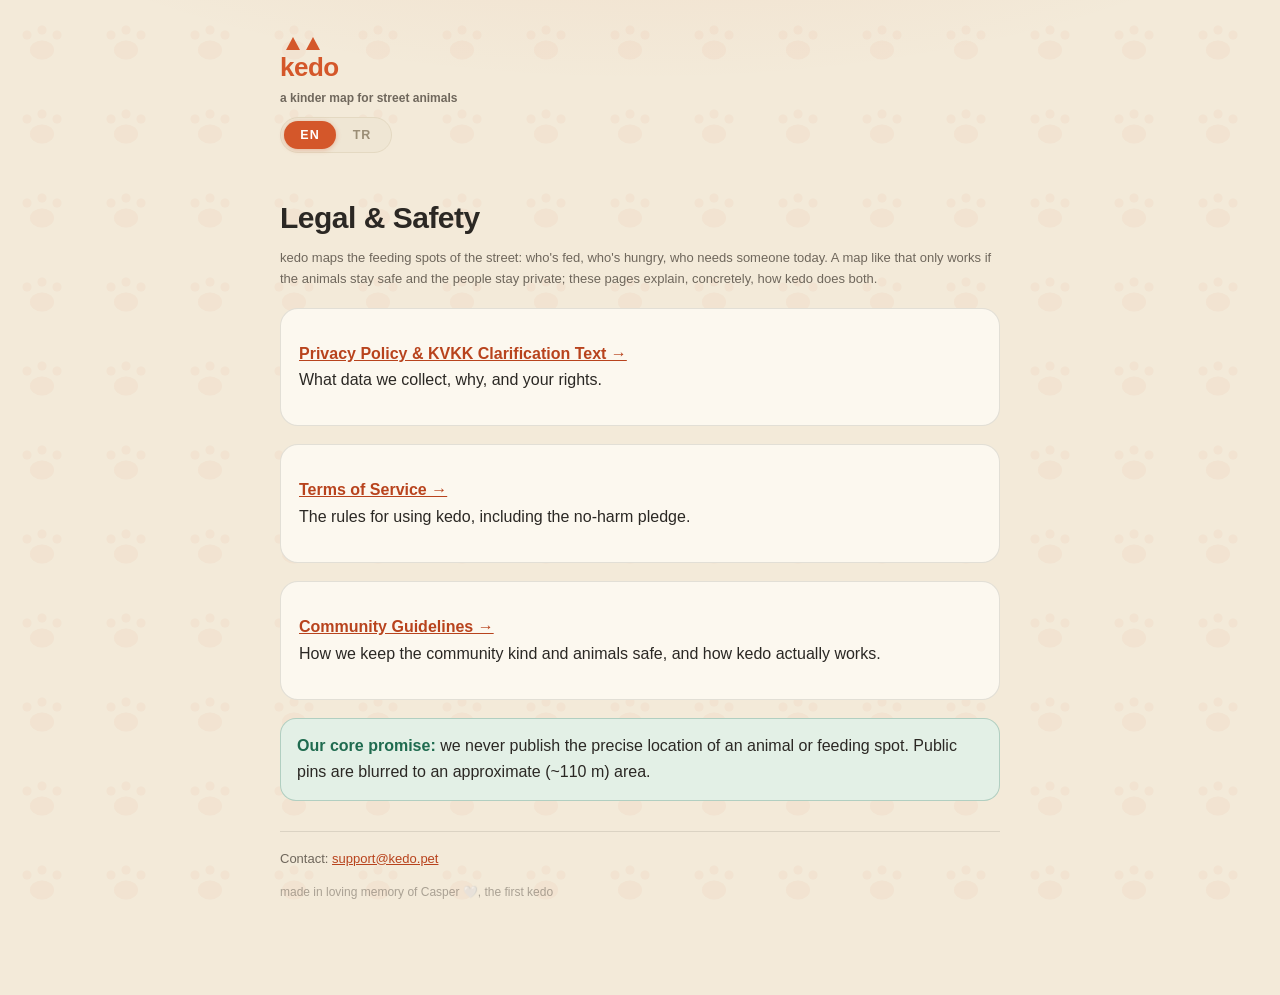
<file: index.html>
<!DOCTYPE html>
<html lang="en">
<head>
<meta charset="utf-8" />
<meta name="viewport" content="width=device-width, initial-scale=1" />
<title>kedo · Legal & Safety / Hukuk & Güvenlik</title>
<link rel="stylesheet" href="style.css" />
</head>
<body class="lang-en">
<div class="wrap">
  <header class="site">
    <span class="brand">kedo<small>a kinder map for street animals</small></span>
  </header>

  <div class="langtoggle" role="group" aria-label="Language">
    <button type="button" data-lang="en" onclick="kedoSetLang('en')">EN</button>
    <button type="button" data-lang="tr" onclick="kedoSetLang('tr')">TR</button>
  </div>

  <!-- ================= ENGLISH ================= -->
  <div class="L en">
  <h1>Legal & Safety</h1>
  <p class="updated">kedo maps the feeding spots of the street: who's fed, who's hungry, who needs
  someone today. A map like that only works if the animals stay safe and the people stay private;
  these pages explain, concretely, how kedo does both.</p>

  <div class="card">
    <p><a href="privacy.html"><strong>Privacy Policy &amp; KVKK Clarification Text →</strong></a><br/>
    What data we collect, why, and your rights.</p>
  </div>
  <div class="card">
    <p><a href="terms.html"><strong>Terms of Service →</strong></a><br/>
    The rules for using kedo, including the no-harm pledge.</p>
  </div>
  <div class="card">
    <p><a href="guidelines.html"><strong>Community Guidelines →</strong></a><br/>
    How we keep the community kind and animals safe, and how kedo actually works.</p>
  </div>

  <div class="callout">
    <strong>Our core promise:</strong> we never publish the precise location of an animal or feeding
    spot. Public pins are blurred to an approximate (~110&nbsp;m) area.
  </div>
  </div>

  <!-- ================= TÜRKÇE ================= -->
  <div class="L tr">
  <h1>Hukuk &amp; Güvenlik</h1>
  <p class="updated">kedo, sokağın besleme noktalarını haritalar: kim tok, kim aç, bugün kimin
  birine ihtiyacı var. Böyle bir harita ancak hayvanlar güvende, insanlar mahrem kalırsa çalışır;
  bu sayfalar ikisini de somut olarak nasıl yaptığımızı anlatır.</p>

  <div class="card">
    <p><a href="privacy.html"><strong>Gizlilik Politikası &amp; KVKK Aydınlatma Metni →</strong></a><br/>
    Hangi verileri neden topladığımız ve haklarınız.</p>
  </div>
  <div class="card">
    <p><a href="terms.html"><strong>Kullanım Koşulları →</strong></a><br/>
    kedo'yu kullanmanın kuralları, zarar-vermeme taahhüdü dahil.</p>
  </div>
  <div class="card">
    <p><a href="guidelines.html"><strong>Topluluk Kuralları →</strong></a><br/>
    Topluluğu nazik, hayvanları güvende nasıl tutuyoruz ve kedo gerçekte nasıl işliyor.</p>
  </div>

  <div class="callout">
    <strong>Temel sözümüz:</strong> hiçbir hayvanın veya besleme noktasının kesin konumunu
    yayınlamayız; haritadaki konumlar ~110&nbsp;m yaklaşık alana bulanıklaştırılır.
  </div>
  </div>

  <footer>
    <span class="L en">Contact: <a href="mailto:support@kedo.pet">support@kedo.pet</a>
    <p style="margin-top:14px; opacity:.55; font-size:12px;">made in loving memory of Casper 🤍, the first kedo</p></span>
    <span class="L tr">İletişim: <a href="mailto:support@kedo.pet">support@kedo.pet</a>
    <p style="margin-top:14px; opacity:.55; font-size:12px;">ilk kedo Casper'ın sevgi dolu anısına 🤍</p></span>
  </footer>
</div>
<script src="lang.js"></script>
</body>
</html>
</file>
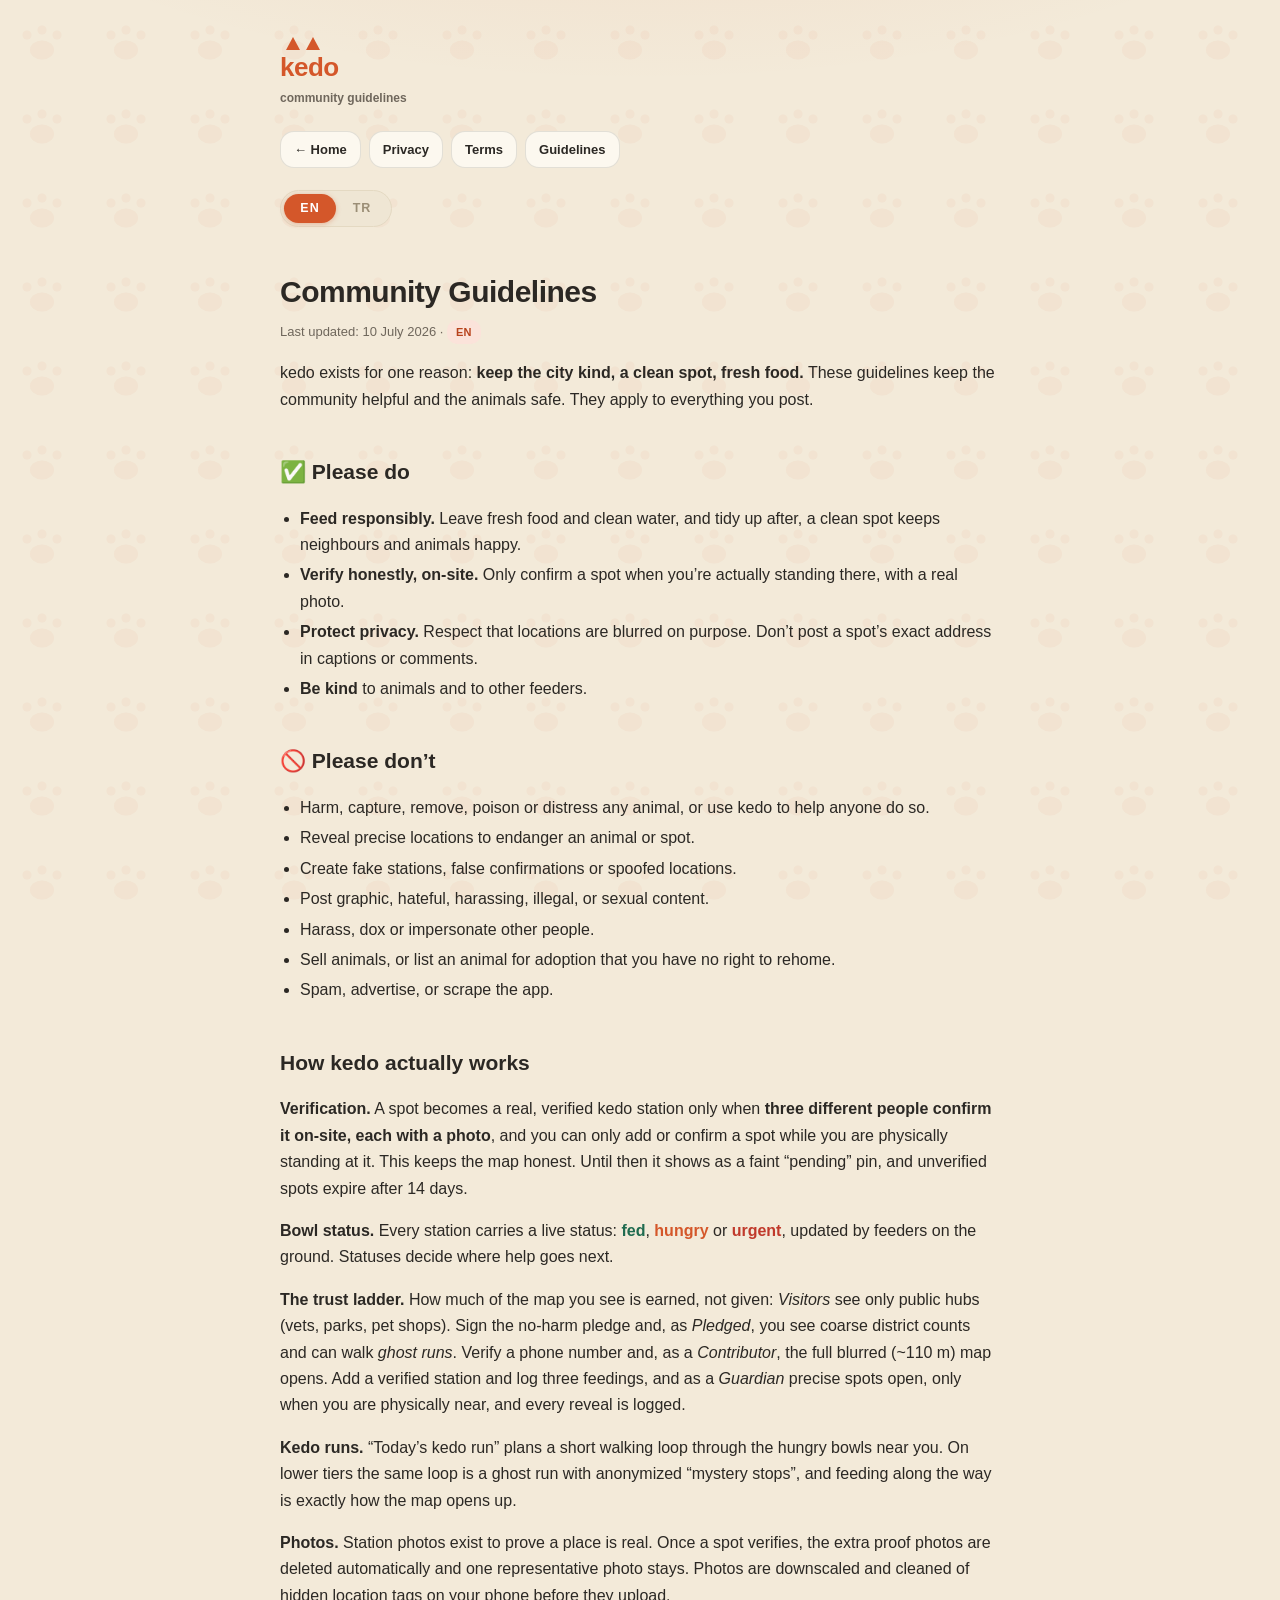
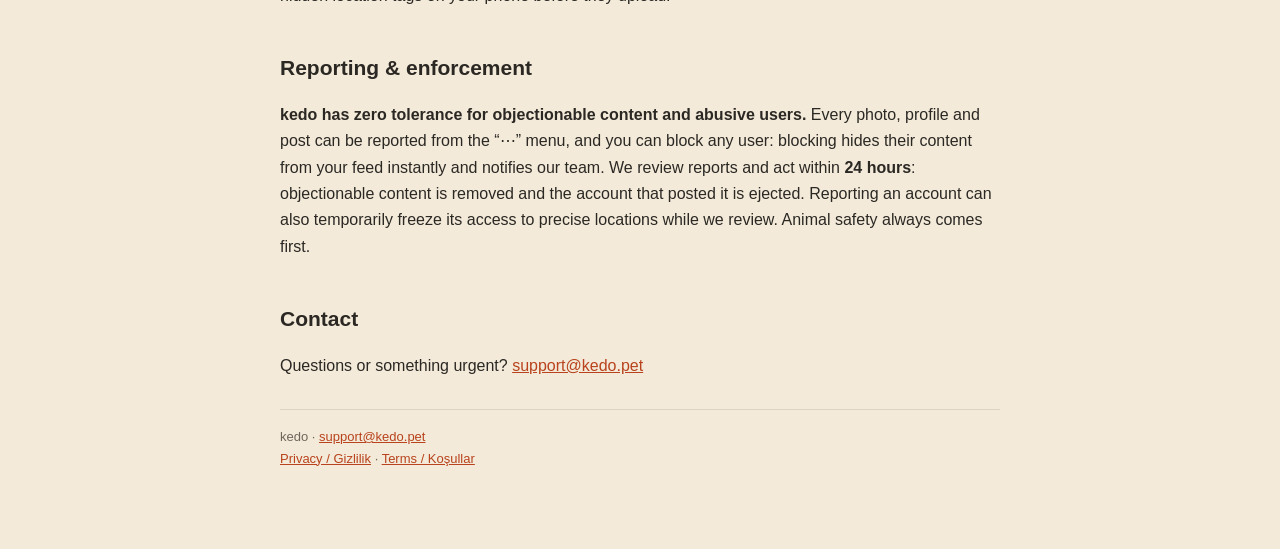
<file: guidelines.html>
<!DOCTYPE html>
<html lang="en">
<head>
<meta charset="utf-8" />
<meta name="viewport" content="width=device-width, initial-scale=1" />
<title>kedo · Community Guidelines / Topluluk Kuralları</title>
<link rel="stylesheet" href="style.css" />
</head>
<body class="lang-en">
<div class="wrap">
  <header class="site"><span class="brand">kedo<small>community guidelines</small></span></header>
  <nav class="top">
    <a href="index.html">← Home</a>
    <a href="privacy.html">Privacy</a>
    <a href="terms.html">Terms</a>
    <a href="guidelines.html">Guidelines</a>
  </nav>

  <div class="langtoggle" role="group" aria-label="Language">
    <button type="button" data-lang="en" onclick="kedoSetLang('en')">EN</button>
    <button type="button" data-lang="tr" onclick="kedoSetLang('tr')">TR</button>
  </div>

  <!-- ENGLISH -->
  <div class="L en">
  <h1 id="en">Community Guidelines</h1>
  <p class="updated">Last updated: 10 July 2026 · <span class="pill">EN</span></p>

  <p>kedo exists for one reason: <strong>keep the city kind, a clean spot, fresh food.</strong> These
  guidelines keep the community helpful and the animals safe. They apply to everything you post.</p>

  <h2>✅ Please do</h2>
  <ul>
    <li><strong>Feed responsibly.</strong> Leave fresh food and clean water, and tidy up after, a clean spot keeps neighbours and animals happy.</li>
    <li><strong>Verify honestly, on-site.</strong> Only confirm a spot when you’re actually standing there, with a real photo.</li>
    <li><strong>Protect privacy.</strong> Respect that locations are blurred on purpose. Don’t post a spot’s exact address in captions or comments.</li>
    <li><strong>Be kind</strong> to animals and to other feeders.</li>
  </ul>

  <h2>🚫 Please don’t</h2>
  <ul>
    <li>Harm, capture, remove, poison or distress any animal, or use kedo to help anyone do so.</li>
    <li>Reveal precise locations to endanger an animal or spot.</li>
    <li>Create fake stations, false confirmations or spoofed locations.</li>
    <li>Post graphic, hateful, harassing, illegal, or sexual content.</li>
    <li>Harass, dox or impersonate other people.</li>
    <li>Sell animals, or list an animal for adoption that you have no right to rehome.</li>
    <li>Spam, advertise, or scrape the app.</li>
  </ul>

  <h2>How kedo actually works</h2>
  <p><strong>Verification.</strong> A spot becomes a real, verified kedo station only when <strong>three
  different people confirm it on-site, each with a photo</strong>, and you can only add or confirm a spot
  while you are physically standing at it. This keeps the map honest. Until then it shows as a faint
  “pending” pin, and unverified spots expire after 14 days.</p>
  <p><strong>Bowl status.</strong> Every station carries a live status: <span style="color:#1F6B4F"><strong>fed</strong></span>,
  <span style="color:#D4572A"><strong>hungry</strong></span> or <span style="color:#C0392B"><strong>urgent</strong></span>,
  updated by feeders on the ground. Statuses decide where help goes next.</p>
  <p><strong>The trust ladder.</strong> How much of the map you see is earned, not given:
  <em>Visitors</em> see only public hubs (vets, parks, pet shops). Sign the no-harm pledge and, as
  <em>Pledged</em>, you see coarse district counts and can walk <em>ghost runs</em>. Verify a phone number
  and, as a <em>Contributor</em>, the full blurred (~110&nbsp;m) map opens. Add a verified station and log
  three feedings, and as a <em>Guardian</em> precise spots open, only when you are physically near, and
  every reveal is logged.</p>
  <p><strong>Kedo runs.</strong> “Today’s kedo run” plans a short walking loop through the hungry bowls
  near you. On lower tiers the same loop is a ghost run with anonymized “mystery stops”, and feeding along
  the way is exactly how the map opens up.</p>
  <p><strong>Photos.</strong> Station photos exist to prove a place is real. Once a spot verifies, the
  extra proof photos are deleted automatically and one representative photo stays. Photos are downscaled
  and cleaned of hidden location tags on your phone before they upload.</p>

  <h2>Reporting & enforcement</h2>
  <p><strong>kedo has zero tolerance for objectionable content and abusive users.</strong>
  Every photo, profile and post can be reported from the “⋯” menu, and you can block any user:
  blocking hides their content from your feed instantly and notifies our team.
  We review reports and act within <strong>24 hours</strong>: objectionable content is removed and
  the account that posted it is ejected. Reporting an account can also temporarily freeze its access
  to precise locations while we review. Animal safety always comes first.</p>

  <h2>Contact</h2>
  <p>Questions or something urgent? <a href="mailto:support@kedo.pet">support@kedo.pet</a></p>

  </div>

  <div class="L tr">

  <!-- TÜRKÇE -->
  <h1 id="tr">Topluluk Kuralları</h1>
  <p class="updated">Son güncelleme: 10 Temmuz 2026 · <span class="pill">TR</span></p>

  <p>kedo tek bir amaç için var: <strong>şehri nazik tutmak, temiz bir yer, taze mama.</strong> Bu
  kurallar topluluğu yardımsever, hayvanları güvende tutar ve paylaştığınız her şey için geçerlidir.</p>

  <h2>✅ Lütfen yapın</h2>
  <ul>
    <li><strong>Sorumlu besleyin.</strong> Taze mama ve temiz su bırakın, ardından ortalığı toplayın, temiz bir nokta komşuları da hayvanları da mutlu eder.</li>
    <li><strong>Yerinde, dürüstçe doğrulayın.</strong> Bir noktayı yalnızca gerçekten oradayken ve gerçek bir fotoğrafla onaylayın.</li>
    <li><strong>Mahremiyete saygı gösterin.</strong> Konumların bilerek bulanıklaştırıldığını unutmayın; açıklama veya yorumlarda kesin adres paylaşmayın.</li>
    <li><strong>Nazik olun</strong>, hem hayvanlara hem diğer besleyicilere.</li>
  </ul>

  <h2>🚫 Lütfen yapmayın</h2>
  <ul>
    <li>Hiçbir hayvana zarar vermeyin, onu yakalamayın, yerinden etmeyin, zehirlemeyin veya tedirgin etmeyin; kedo’yu birinin bunu yapmasına yardım için kullanmayın.</li>
    <li>Bir hayvanı veya noktayı tehlikeye atacak kesin konumları ifşa etmeyin.</li>
    <li>Sahte nokta, yanlış onay veya sahte konum oluşturmayın.</li>
    <li>Rahatsız edici, nefret içerikli, taciz edici, yasa dışı veya cinsel içerik paylaşmayın.</li>
    <li>Hayvan satmayın; sahiplendirme hakkınız olmayan bir hayvanı ilana koymayın.</li>
    <li>Başkalarını taciz etmeyin, deşifre etmeyin veya taklit etmeyin.</li>
    <li>Spam yapmayın, reklam vermeyin veya veri kazımayın.</li>
  </ul>

  <h2>kedo gerçekte nasıl işler</h2>
  <p><strong>Doğrulama.</strong> Bir nokta, ancak <strong>üç farklı kişi yerinde, her biri bir
  fotoğrafla onayladığında</strong> gerçek ve doğrulanmış bir kedo istasyonu olur ve bir noktayı yalnızca
  fiziksel olarak başında dururken ekleyebilir veya onaylayabilirsiniz. Bu, haritayı dürüst tutar. O zamana
  dek soluk bir “beklemede” iğnesi olarak görünür; doğrulanmamış noktalar 14 gün sonra silinir.</p>
  <p><strong>Mama durumu.</strong> Her istasyonun sahadaki besleyicilerin güncel tuttuğu canlı bir durumu
  vardır: <span style="color:#1F6B4F"><strong>dolu</strong></span>,
  <span style="color:#D4572A"><strong>azaldı</strong></span> veya
  <span style="color:#C0392B"><strong>boş</strong></span>. Yardımın önce nereye gideceğine bu durumlar
  karar verir.</p>
  <p><strong>Güven merdiveni.</strong> Haritanın ne kadarını gördüğünüz verilmez, kazanılır:
  <em>Ziyaretçiler</em> yalnızca herkese açık yerleri görür (veteriner, park, pet shop). Zarar-vermeme
  sözünü imzalayınca, <em>Söz Vermiş</em> olarak kaba semt sayılarını görür ve <em>hayalet turlara</em>
  çıkabilirsiniz. Telefon doğrulayınca, <em>Katkıcı</em> olarak bulanık (~110&nbsp;m) haritanın tamamı
  açılır. Doğrulanmış bir istasyon ekleyip üç besleme kaydedince, <em>Gardiyan</em> olarak kesin noktalar
  açılır; yalnızca fiziksel olarak yakınken ve her açılış kayıt altında.</p>
  <p><strong>kedo turları.</strong> “Bugünün kedo turu”, yakınınızdaki aç istasyonlardan geçen kısa bir
  yürüyüş rotası kurar. Alt kademelerde aynı rota anonim “gizemli duraklar”dan oluşan bir hayalet turdur ve yol
  boyunca beslemek, haritanın açılmasının tam da yoludur.</p>
  <p><strong>Fotoğraflar.</strong> İstasyon fotoğrafları bir yerin gerçek olduğunu kanıtlamak için vardır.
  Bir nokta doğrulanınca fazladan kanıt fotoğrafları otomatik silinir; tek bir temsilî fotoğraf kalır.
  Fotoğraflar, yüklenmeden önce telefonunuzda küçültülür ve gizli konum etiketlerinden arındırılır.</p>

  <h2>Bildirim ve yaptırım</h2>
  <p><strong>kedo’da sakıncalı içeriğe ve kötü niyetli kullanıcılara sıfır tolerans vardır.</strong>
  Her fotoğraf, profil ve gönderi “⋯” menüsünden bildirilebilir; herhangi bir kullanıcıyı
  engelleyebilirsiniz. Engelleme, o kişinin içeriğini akışınızdan anında gizler ve ekibimize bildirir.
  Bildirimleri inceler ve <strong>24 saat</strong> içinde işlem yaparız: sakıncalı içerik kaldırılır ve
  paylaşan hesap uzaklaştırılır. Bir hesabın bildirilmesi, inceleme süresince kesin konuma erişimini
  geçici olarak dondurabilir. Hayvan güvenliği her zaman önce gelir.</p>

  <h2>İletişim</h2>
  <p>Sorularınız veya acil bir durum mu var? <a href="mailto:support@kedo.pet">support@kedo.pet</a></p>

  </div>

  <footer>
    kedo · <a href="mailto:support@kedo.pet">support@kedo.pet</a><br/>
    <a href="privacy.html">Privacy / Gizlilik</a> · <a href="terms.html">Terms / Koşullar</a>
  </footer>
</div>
  <script src="lang.js"></script>
</body>
</html>
</file>
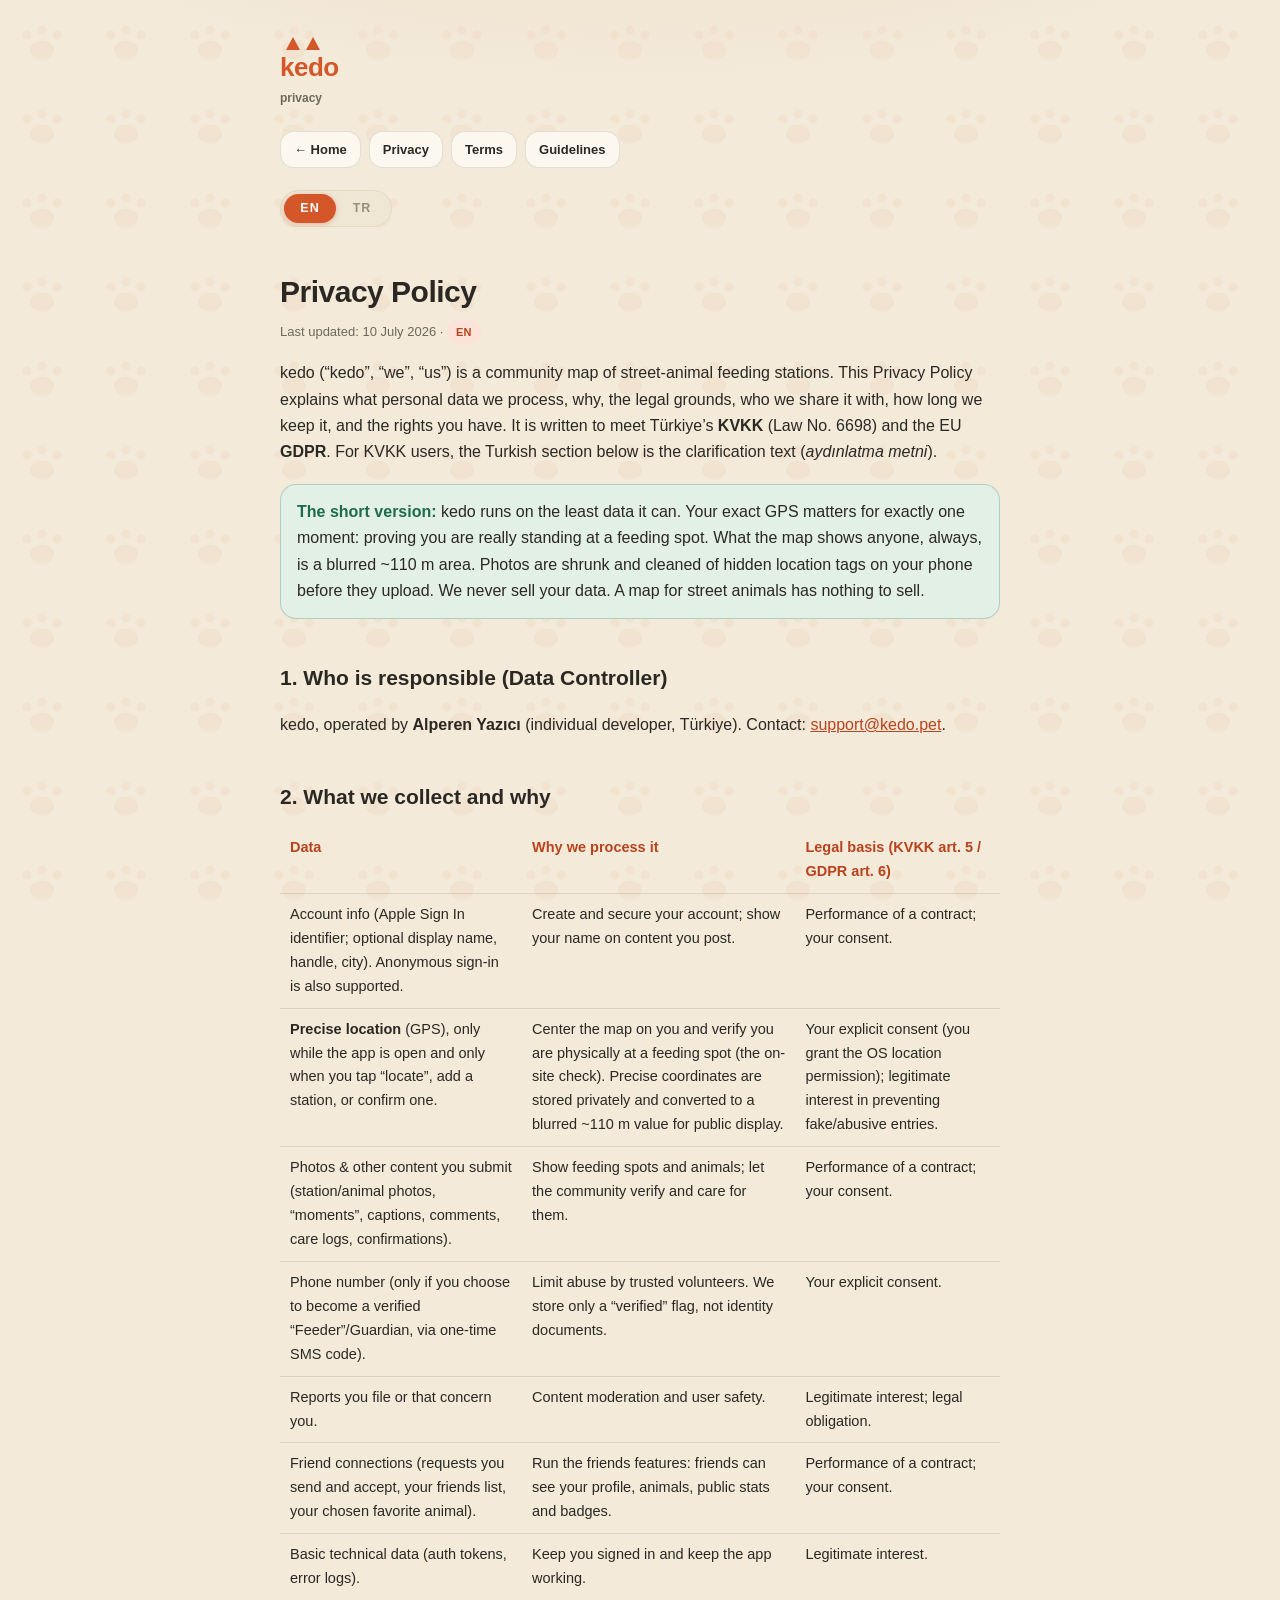
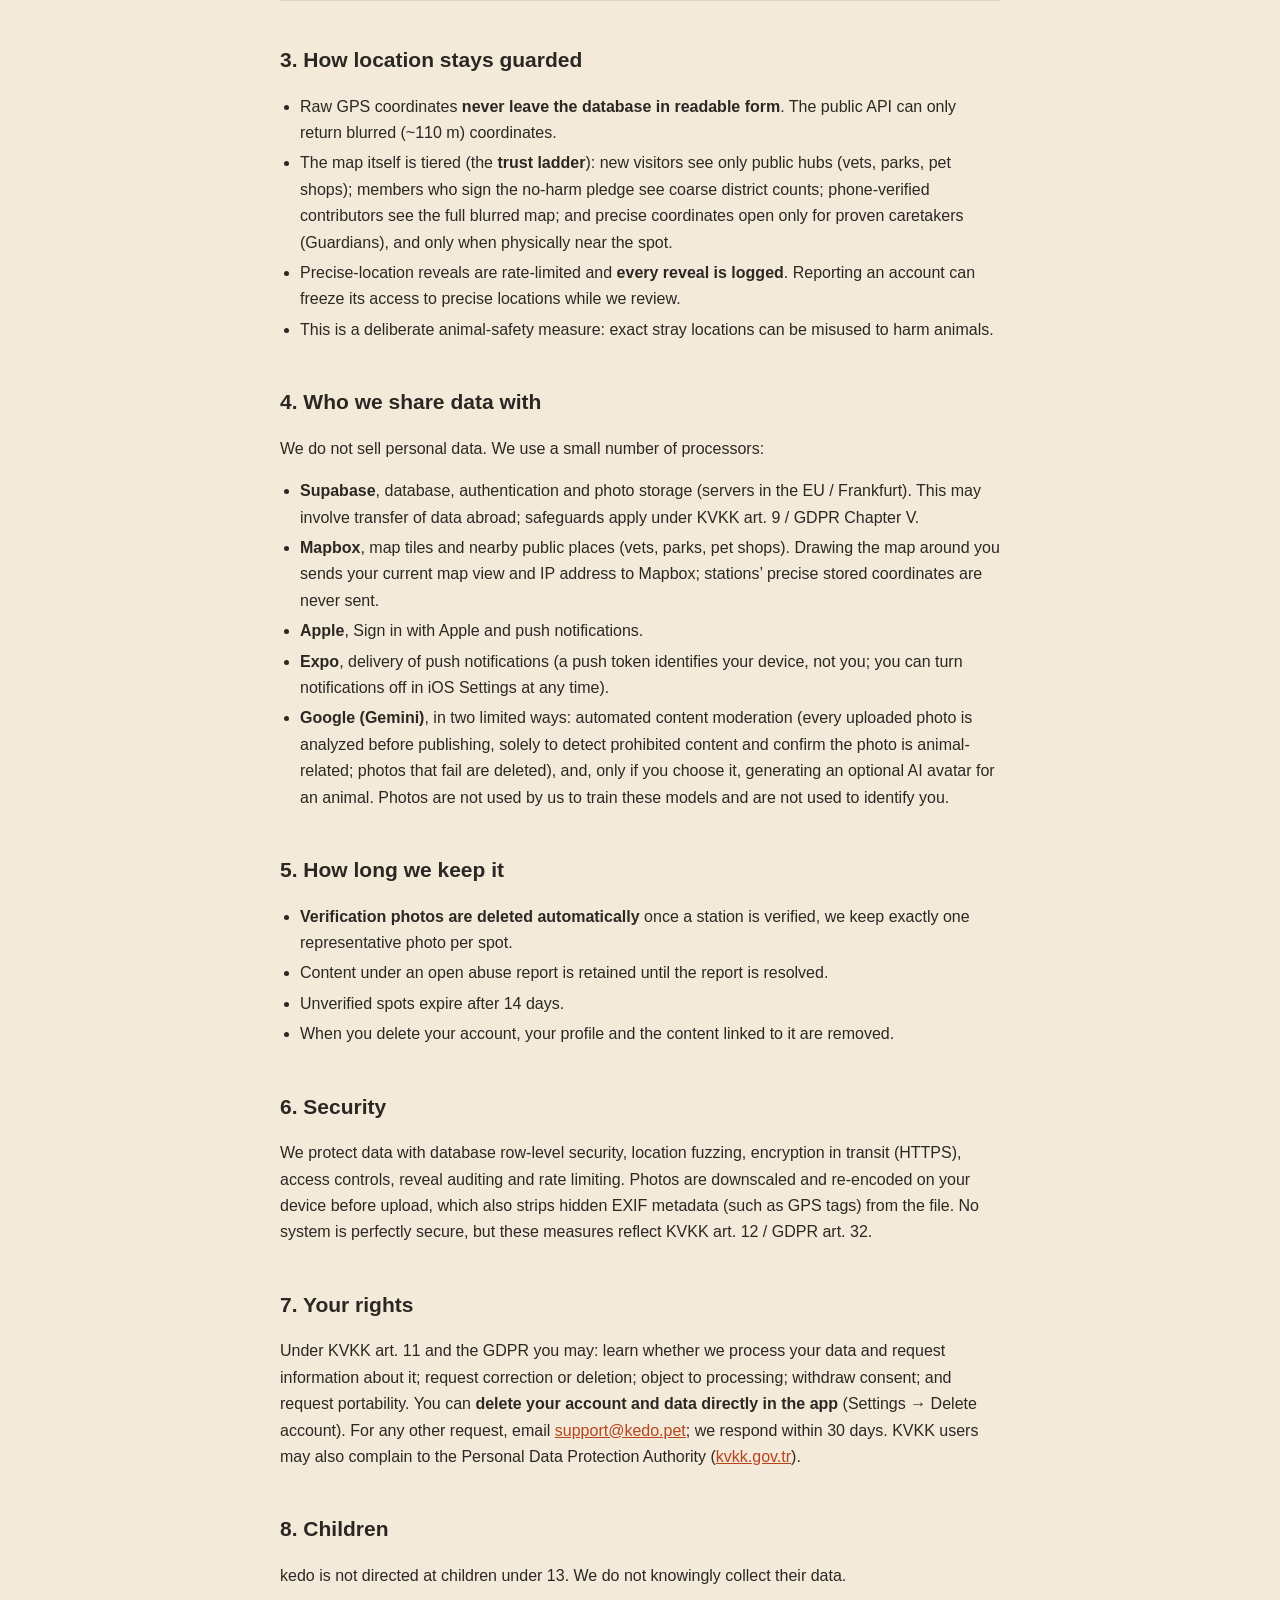
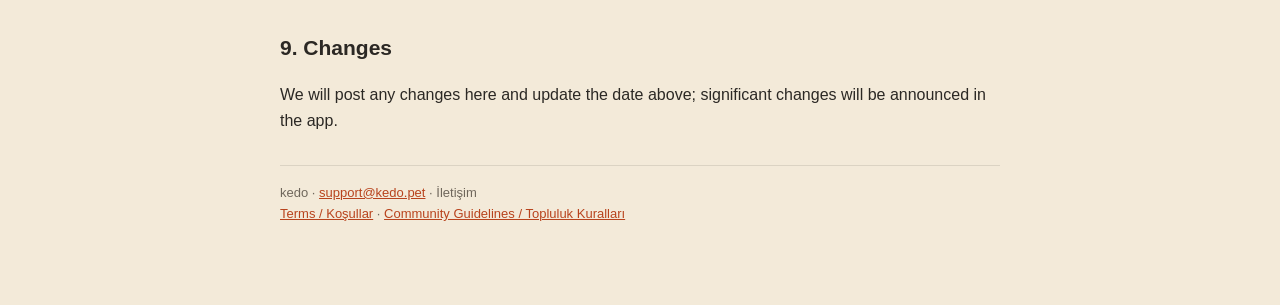
<file: privacy.html>
<!DOCTYPE html>
<html lang="en">
<head>
<meta charset="utf-8" />
<meta name="viewport" content="width=device-width, initial-scale=1" />
<title>kedo · Privacy Policy / Gizlilik Politikası</title>
<link rel="stylesheet" href="style.css" />
</head>
<body class="lang-en">
<div class="wrap">
  <header class="site"><span class="brand">kedo<small>privacy</small></span></header>
  <nav class="top">
    <a href="index.html">← Home</a>
    <a href="privacy.html">Privacy</a>
    <a href="terms.html">Terms</a>
    <a href="guidelines.html">Guidelines</a>
  </nav>

  <div class="langtoggle" role="group" aria-label="Language">
    <button type="button" data-lang="en" onclick="kedoSetLang('en')">EN</button>
    <button type="button" data-lang="tr" onclick="kedoSetLang('tr')">TR</button>
  </div>

  <!-- ================= ENGLISH ================= -->
  <div class="L en">
  <h1 id="en">Privacy Policy</h1>
  <p class="updated">Last updated: 10 July 2026 · <span class="pill">EN</span></p>

  <p>kedo (“kedo”, “we”, “us”) is a community map of street-animal feeding stations. This Privacy
  Policy explains what personal data we process, why, the legal grounds, who we share it with, how long
  we keep it, and the rights you have. It is written to meet Türkiye’s <strong>KVKK</strong> (Law No.
  6698) and the EU <strong>GDPR</strong>. For KVKK users, the Turkish section below is the clarification
  text (<em>aydınlatma metni</em>).</p>

  <div class="callout"><strong>The short version:</strong> kedo runs on the least data it can. Your
  exact GPS matters for exactly one moment: proving you are really standing at a feeding spot. What the
  map shows anyone, always, is a blurred ~110&nbsp;m area. Photos are shrunk and cleaned of hidden
  location tags on your phone before they upload. We never sell your data. A map for street animals has
  nothing to sell.</div>

  <h2>1. Who is responsible (Data Controller)</h2>
  <p>kedo, operated by <strong>Alperen Yazıcı</strong> (individual developer, Türkiye). Contact:
  <a href="mailto:support@kedo.pet">support@kedo.pet</a>.</p>

  <h2>2. What we collect and why</h2>
  <table>
    <tr><th>Data</th><th>Why we process it</th><th>Legal basis (KVKK art. 5 / GDPR art. 6)</th></tr>
    <tr><td>Account info (Apple Sign In identifier; optional display name, handle, city). Anonymous sign-in is also supported.</td><td>Create and secure your account; show your name on content you post.</td><td>Performance of a contract; your consent.</td></tr>
    <tr><td><strong>Precise location</strong> (GPS), only while the app is open and only when you tap “locate”, add a station, or confirm one.</td><td>Center the map on you and verify you are physically at a feeding spot (the on-site check). Precise coordinates are stored privately and converted to a blurred ~110&nbsp;m value for public display.</td><td>Your explicit consent (you grant the OS location permission); legitimate interest in preventing fake/abusive entries.</td></tr>
    <tr><td>Photos & other content you submit (station/animal photos, “moments”, captions, comments, care logs, confirmations).</td><td>Show feeding spots and animals; let the community verify and care for them.</td><td>Performance of a contract; your consent.</td></tr>
    <tr><td>Phone number (only if you choose to become a verified “Feeder”/Guardian, via one-time SMS code).</td><td>Limit abuse by trusted volunteers. We store only a “verified” flag, not identity documents.</td><td>Your explicit consent.</td></tr>
    <tr><td>Reports you file or that concern you.</td><td>Content moderation and user safety.</td><td>Legitimate interest; legal obligation.</td></tr>
    <tr><td>Friend connections (requests you send and accept, your friends list, your chosen favorite animal).</td><td>Run the friends features: friends can see your profile, animals, public stats and badges.</td><td>Performance of a contract; your consent.</td></tr>
    <tr><td>Basic technical data (auth tokens, error logs).</td><td>Keep you signed in and keep the app working.</td><td>Legitimate interest.</td></tr>
  </table>

  <h2>3. How location stays guarded</h2>
  <ul>
    <li>Raw GPS coordinates <strong>never leave the database in readable form</strong>. The public API can only return blurred (~110&nbsp;m) coordinates.</li>
    <li>The map itself is tiered (the <strong>trust ladder</strong>): new visitors see only public hubs (vets, parks, pet shops); members who sign the no-harm pledge see coarse district counts; phone-verified contributors see the full blurred map; and precise coordinates open only for proven caretakers (Guardians), and only when physically near the spot.</li>
    <li>Precise-location reveals are rate-limited and <strong>every reveal is logged</strong>. Reporting an account can freeze its access to precise locations while we review.</li>
    <li>This is a deliberate animal-safety measure: exact stray locations can be misused to harm animals.</li>
  </ul>

  <h2>4. Who we share data with</h2>
  <p>We do not sell personal data. We use a small number of processors:</p>
  <ul>
    <li><strong>Supabase</strong>, database, authentication and photo storage (servers in the EU / Frankfurt). This may involve transfer of data abroad; safeguards apply under KVKK art. 9 / GDPR Chapter V.</li>
    <li><strong>Mapbox</strong>, map tiles and nearby public places (vets, parks, pet shops). Drawing the map around you sends your current map view and IP address to Mapbox; stations’ precise stored coordinates are never sent.</li>
    <li><strong>Apple</strong>, Sign in with Apple and push notifications.</li>
    <li><strong>Expo</strong>, delivery of push notifications (a push token identifies your device, not you; you can turn notifications off in iOS Settings at any time).</li>
    <li><strong>Google (Gemini)</strong>, in two limited ways: automated content moderation (every uploaded photo is analyzed before publishing, solely to detect prohibited content and confirm the photo is animal-related; photos that fail are deleted), and, only if you choose it, generating an optional AI avatar for an animal. Photos are not used by us to train these models and are not used to identify you.</li>
  </ul>

  <h2>5. How long we keep it</h2>
  <ul>
    <li><strong>Verification photos are deleted automatically</strong> once a station is verified, we keep exactly one representative photo per spot.</li>
    <li>Content under an open abuse report is retained until the report is resolved.</li>
    <li>Unverified spots expire after 14 days.</li>
    <li>When you delete your account, your profile and the content linked to it are removed.</li>
  </ul>

  <h2>6. Security</h2>
  <p>We protect data with database row-level security, location fuzzing, encryption in transit (HTTPS),
  access controls, reveal auditing and rate limiting. Photos are downscaled and re-encoded on your device
  before upload, which also strips hidden EXIF metadata (such as GPS tags) from the file. No system is
  perfectly secure, but these measures reflect KVKK art. 12 / GDPR art. 32.</p>

  <h2>7. Your rights</h2>
  <p>Under KVKK art. 11 and the GDPR you may: learn whether we process your data and request information
  about it; request correction or deletion; object to processing; withdraw consent; and request
  portability. You can <strong>delete your account and data directly in the app</strong>
  (Settings → Delete account). For any other request, email
  <a href="mailto:support@kedo.pet">support@kedo.pet</a>; we respond within 30 days. KVKK users may also
  complain to the Personal Data Protection Authority (<a href="https://www.kvkk.gov.tr">kvkk.gov.tr</a>).</p>

  <h2>8. Children</h2>
  <p>kedo is not directed at children under 13. We do not knowingly collect their data.</p>

  <h2>9. Changes</h2>
  <p>We will post any changes here and update the date above; significant changes will be announced in the app.</p>

  </div>

  <div class="L tr">

  <!-- ================= TÜRKÇE ================= -->
  <h1 id="tr">Gizlilik Politikası ve KVKK Aydınlatma Metni</h1>
  <p class="updated">Son güncelleme: 10 Temmuz 2026 · <span class="pill">TR</span></p>

  <p>kedo (“kedo”, “biz”), sokak hayvanları besleme noktalarının topluluk haritasıdır. Bu metin, 6698
  sayılı <strong>KVKK</strong> kapsamında aydınlatma yükümlülüğümüzü yerine getirmek ve AB
  <strong>GDPR</strong> ilkelerine uymak için hazırlanmıştır; hangi kişisel verileri, hangi amaçla ve
  hukuki sebeple işlediğimizi, kimlerle paylaştığımızı, ne kadar sakladığımızı ve haklarınızı açıklar.</p>

  <div class="callout"><strong>Kısaca:</strong> kedo, olabilecek en az veriyle çalışır. Kesin GPS
  konumunuz tek bir an için önemlidir: bir besleme noktasının gerçekten başında durduğunuzu kanıtlarken.
  Haritada herkesin gördüğü ise her zaman ~110&nbsp;m bulanıklaştırılmış bir alandır. Fotoğraflar,
  yüklenmeden önce telefonunuzda küçültülür ve gizli konum etiketlerinden arındırılır. Verilerinizi asla
  satmayız; sokak hayvanları için yapılmış bir haritanın satacak bir şeyi yoktur.</div>

  <h2>1. Veri Sorumlusu</h2>
  <p>kedo, <strong>Alperen Yazıcı</strong> (bireysel geliştirici, Türkiye) tarafından işletilmektedir. İletişim:
  <a href="mailto:support@kedo.pet">support@kedo.pet</a>.</p>

  <h2>2. İşlenen veriler ve amaçları</h2>
  <table>
    <tr><th>Veri</th><th>İşleme amacı</th><th>Hukuki sebep (KVKK m.5)</th></tr>
    <tr><td>Hesap bilgileri (Apple ile Giriş kimliği; isteğe bağlı görünen ad, kullanıcı adı, şehir). Anonim giriş de mümkündür.</td><td>Hesabınızı oluşturmak ve güvence altına almak; paylaştığınız içerikte adınızı göstermek.</td><td>Sözleşmenin ifası; açık rıza.</td></tr>
    <tr><td><strong>Kesin konum</strong> (GPS); yalnızca uygulama açıkken ve “konumumu bul”, nokta ekleme veya onaylama anında.</td><td>Haritayı size göre ortalamak ve besleme noktasında fiziksel olarak bulunduğunuzu doğrulamak. Kesin koordinatlar gizli tutulur ve herkese açık gösterim için ~110&nbsp;m bulanık değere dönüştürülür.</td><td>Açık rıza (işletim sistemi konum izni); sahte/kötüye kullanım girişlerini önlemede meşru menfaat.</td></tr>
    <tr><td>Paylaştığınız fotoğraf ve içerikler (nokta/hayvan fotoğrafları, “anlar”, açıklamalar, yorumlar, bakım kayıtları, onaylar).</td><td>Besleme noktalarını ve hayvanları göstermek; topluluğun doğrulamasını ve bakımını sağlamak.</td><td>Sözleşmenin ifası; açık rıza.</td></tr>
    <tr><td>Telefon numarası (yalnızca doğrulanmış “Besleyici”/Gardiyan olmayı seçerseniz, tek kullanımlık SMS kodu ile).</td><td>Kötüye kullanımı sınırlamak. Kimlik belgesi saklamayız; yalnızca “doğrulandı” bilgisini tutarız.</td><td>Açık rıza.</td></tr>
    <tr><td>Bildirimler (şikâyetler).</td><td>İçerik denetimi ve kullanıcı güvenliği.</td><td>Meşru menfaat; hukuki yükümlülük.</td></tr>
    <tr><td>Arkadaşlık bağlantıları (gönderdiğiniz ve kabul ettiğiniz istekler, arkadaş listeniz, seçtiğiniz favori hayvan).</td><td>Arkadaşlık özelliklerini çalıştırmak: arkadaşlarınız profilinizi, hayvanlarınızı, herkese açık sayılarınızı ve rozetlerinizi görebilir.</td><td>Sözleşmenin ifası; açık rıza.</td></tr>
    <tr><td>Temel teknik veriler (oturum jetonları, hata kayıtları).</td><td>Oturumunuzu sürdürmek ve uygulamanın çalışmasını sağlamak.</td><td>Meşru menfaat.</td></tr>
  </table>

  <h2>3. Konum nasıl korunur</h2>
  <ul>
    <li>Ham GPS koordinatları <strong>okunabilir biçimde veritabanından asla çıkmaz</strong>; herkese açık API yalnızca ~110&nbsp;m bulanık koordinat döndürür.</li>
    <li>Haritanın kendisi kademelidir (<strong>güven merdiveni</strong>): yeni ziyaretçiler yalnızca herkese açık yerleri görür (veteriner, park, pet shop); zarar-vermeme sözünü imzalayan üyeler kaba semt sayıları görür; telefonla doğrulanmış katkıcılar bulanık haritanın tamamını görür; kesin koordinatlar ise yalnızca kendini kanıtlamış bakıcılara (Gardiyanlar) ve yalnızca o noktanın fiziksel olarak yakınındayken açılır.</li>
    <li>Kesin konum açılışlarına hız sınırı uygulanır ve <strong>her açılış kayıt altına alınır</strong>. Bir hesabın şikâyet edilmesi, inceleme süresince o hesabın kesin konum erişimini dondurabilir.</li>
    <li>Bu, bilinçli bir hayvan güvenliği önlemidir: kesin sokak hayvanı konumları kötüye kullanılabilir.</li>
  </ul>

  <h2>4. Veri aktarımı</h2>
  <p>Kişisel verileri satmayız. Sınırlı sayıda veri işleyen kullanırız:</p>
  <ul>
    <li><strong>Supabase</strong>, veritabanı, kimlik doğrulama ve fotoğraf depolama (sunucular AB / Frankfurt’ta). Bu, yurt dışına veri aktarımı içerebilir; KVKK m.9 güvenceleri uygulanır.</li>
    <li><strong>Mapbox</strong>, harita görüntüleri ve yakındaki herkese açık yerler (veteriner, park, pet shop). Haritayı çevrenizde çizmek için o anki harita görünümünüz ve IP adresiniz Mapbox sunucularına gider; noktaların saklanan kesin koordinatları asla gönderilmez.</li>
    <li><strong>Apple</strong>, Apple ile Giriş ve anlık bildirimler.</li>
    <li><strong>Expo</strong>, anlık bildirimlerin iletimi (bildirim jetonu sizi değil cihazınızı tanımlar; bildirimleri iOS Ayarları’ndan dilediğiniz an kapatabilirsiniz).</li>
    <li><strong>Google (Gemini)</strong>, iki sınırlı amaçla: otomatik içerik denetimi (yüklenen her fotoğraf, yalnızca yasaklı içeriği tespit etmek ve fotoğrafın hayvanlarla ilgili olduğunu doğrulamak için yayın öncesi analiz edilir; geçemeyen fotoğraflar silinir) ve yalnızca siz seçerseniz, bir hayvan için isteğe bağlı yapay zekâ avatarı üretimi. Fotoğraflar tarafımızca bu modelleri eğitmek için kullanılmaz, sizi kimliklendirmek için kullanılmaz.</li>
  </ul>

  <h2>5. Saklama süreleri</h2>
  <ul>
    <li><strong>Doğrulama fotoğrafları, bir nokta doğrulandığında otomatik silinir</strong>; nokta başına tek temsilî fotoğraf saklanır.</li>
    <li>Açık bir şikâyete konu içerik, şikâyet sonuçlanana dek saklanır.</li>
    <li>Doğrulanmamış noktalar 14 gün sonra silinir.</li>
    <li>Hesabınızı sildiğinizde, profiliniz ve ona bağlı içerik kaldırılır.</li>
  </ul>

  <h2>6. Güvenlik</h2>
  <p>Verileri; satır düzeyi güvenlik (RLS), konum bulanıklaştırma, aktarımda şifreleme (HTTPS), erişim
  kontrolleri, açılış denetimi ve hız sınırlama ile koruruz (KVKK m.12). Fotoğraflar yüklenmeden önce
  cihazınızda küçültülüp yeniden kodlanır; bu işlem dosyadaki gizli EXIF üstverisini (ör. GPS etiketleri)
  de temizler.</p>

  <h2>7. Haklarınız (KVKK m.11)</h2>
  <p>KVKK m.11 uyarınca; verilerinizin işlenip işlenmediğini öğrenme, bilgi talep etme, düzeltilmesini
  veya silinmesini isteme, işlemeye itiraz etme, açık rızanızı geri çekme ve veri taşınabilirliği
  haklarına sahipsiniz. <strong>Hesabınızı ve verilerinizi doğrudan uygulamadan silebilirsiniz</strong>
  (Ayarlar → Hesabı sil). Diğer talepler için <a href="mailto:support@kedo.pet">support@kedo.pet</a>
  adresine yazın; en geç 30 gün içinde yanıtlarız. Ayrıca Kişisel Verileri Koruma Kurumu’na
  (<a href="https://www.kvkk.gov.tr">kvkk.gov.tr</a>) şikâyette bulunabilirsiniz.</p>

  <h2>8. Çocuklar</h2>
  <p>kedo 13 yaş altına yönelik değildir; bilerek bu verileri toplamayız.</p>

  <h2>9. Değişiklikler</h2>
  <p>Değişiklikleri bu sayfada yayınlar ve yukarıdaki tarihi güncelleriz; önemli değişiklikler uygulamada duyurulur.</p>

  </div>

  <footer>
    kedo · <a href="mailto:support@kedo.pet">support@kedo.pet</a> · İletişim<br/>
    <a href="terms.html">Terms / Koşullar</a> · <a href="guidelines.html">Community Guidelines / Topluluk Kuralları</a>
  </footer>
</div>
  <script src="lang.js"></script>
</body>
</html>
</file>
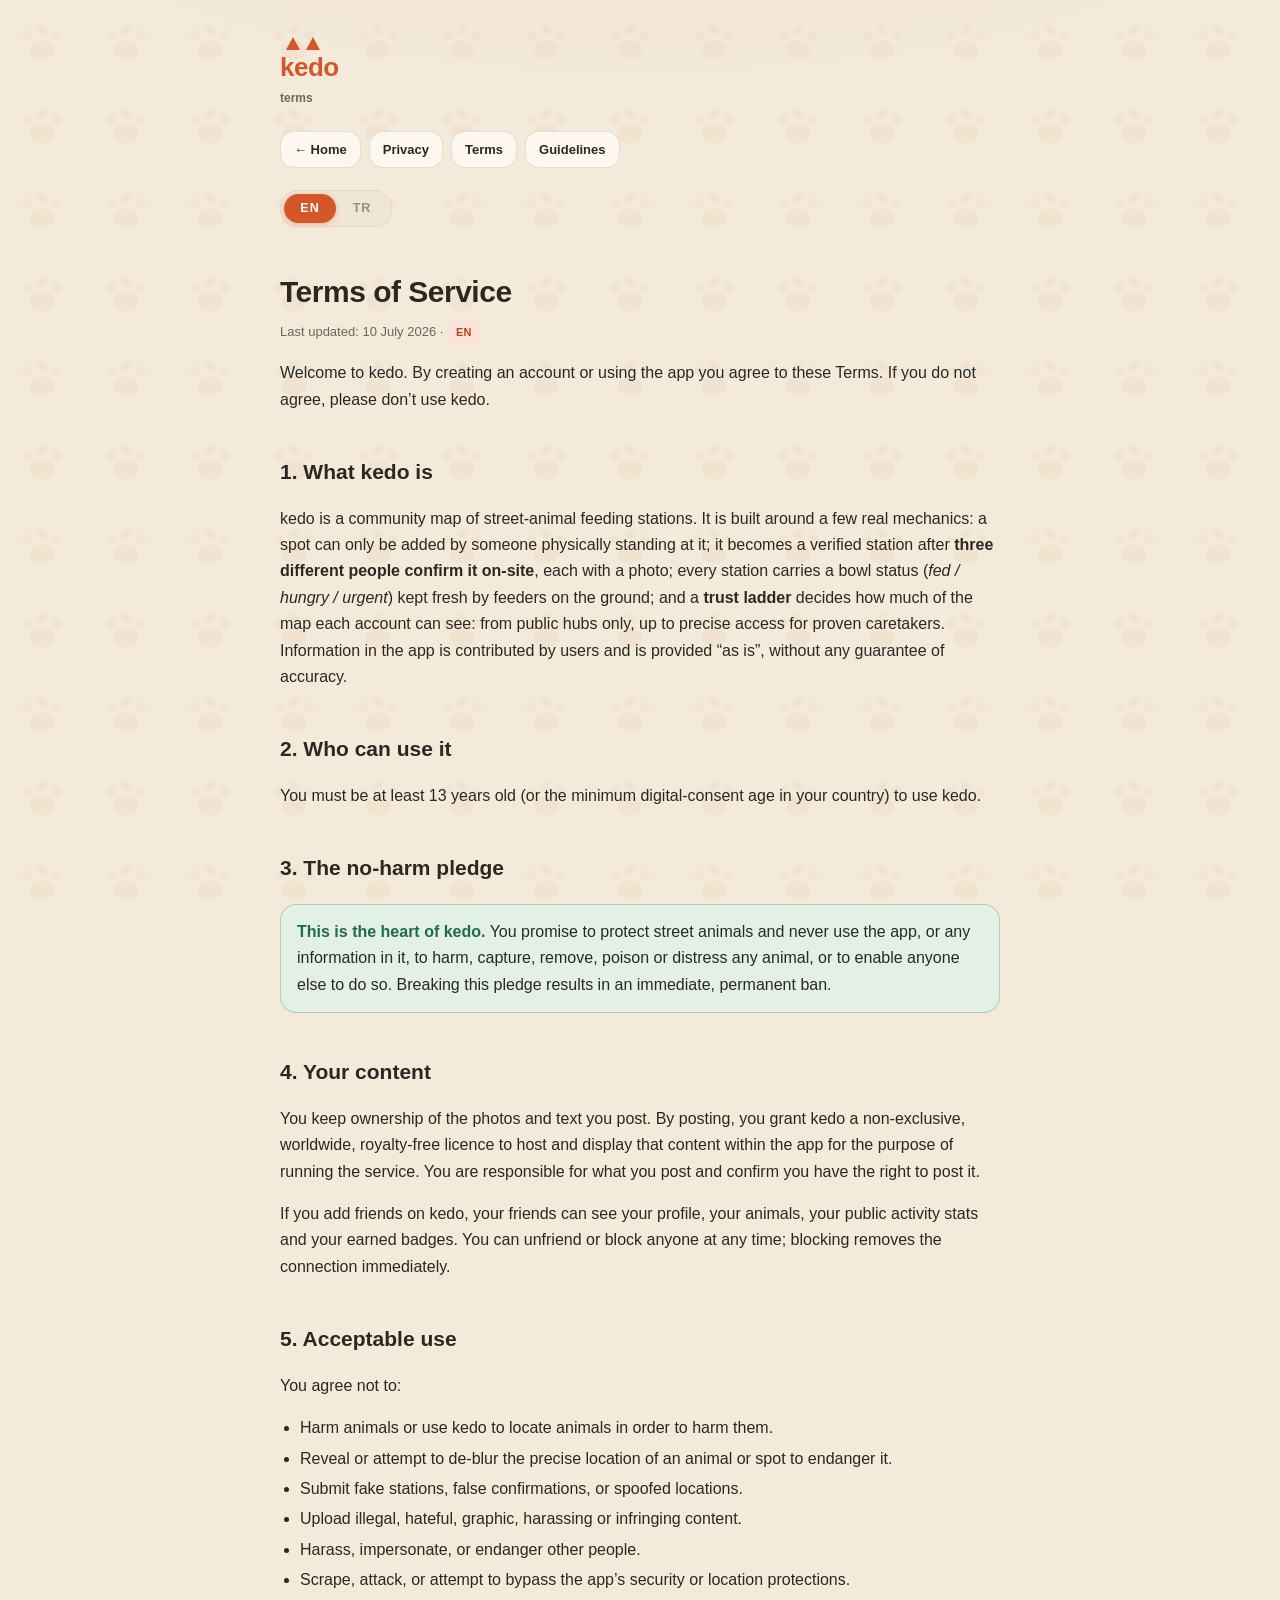
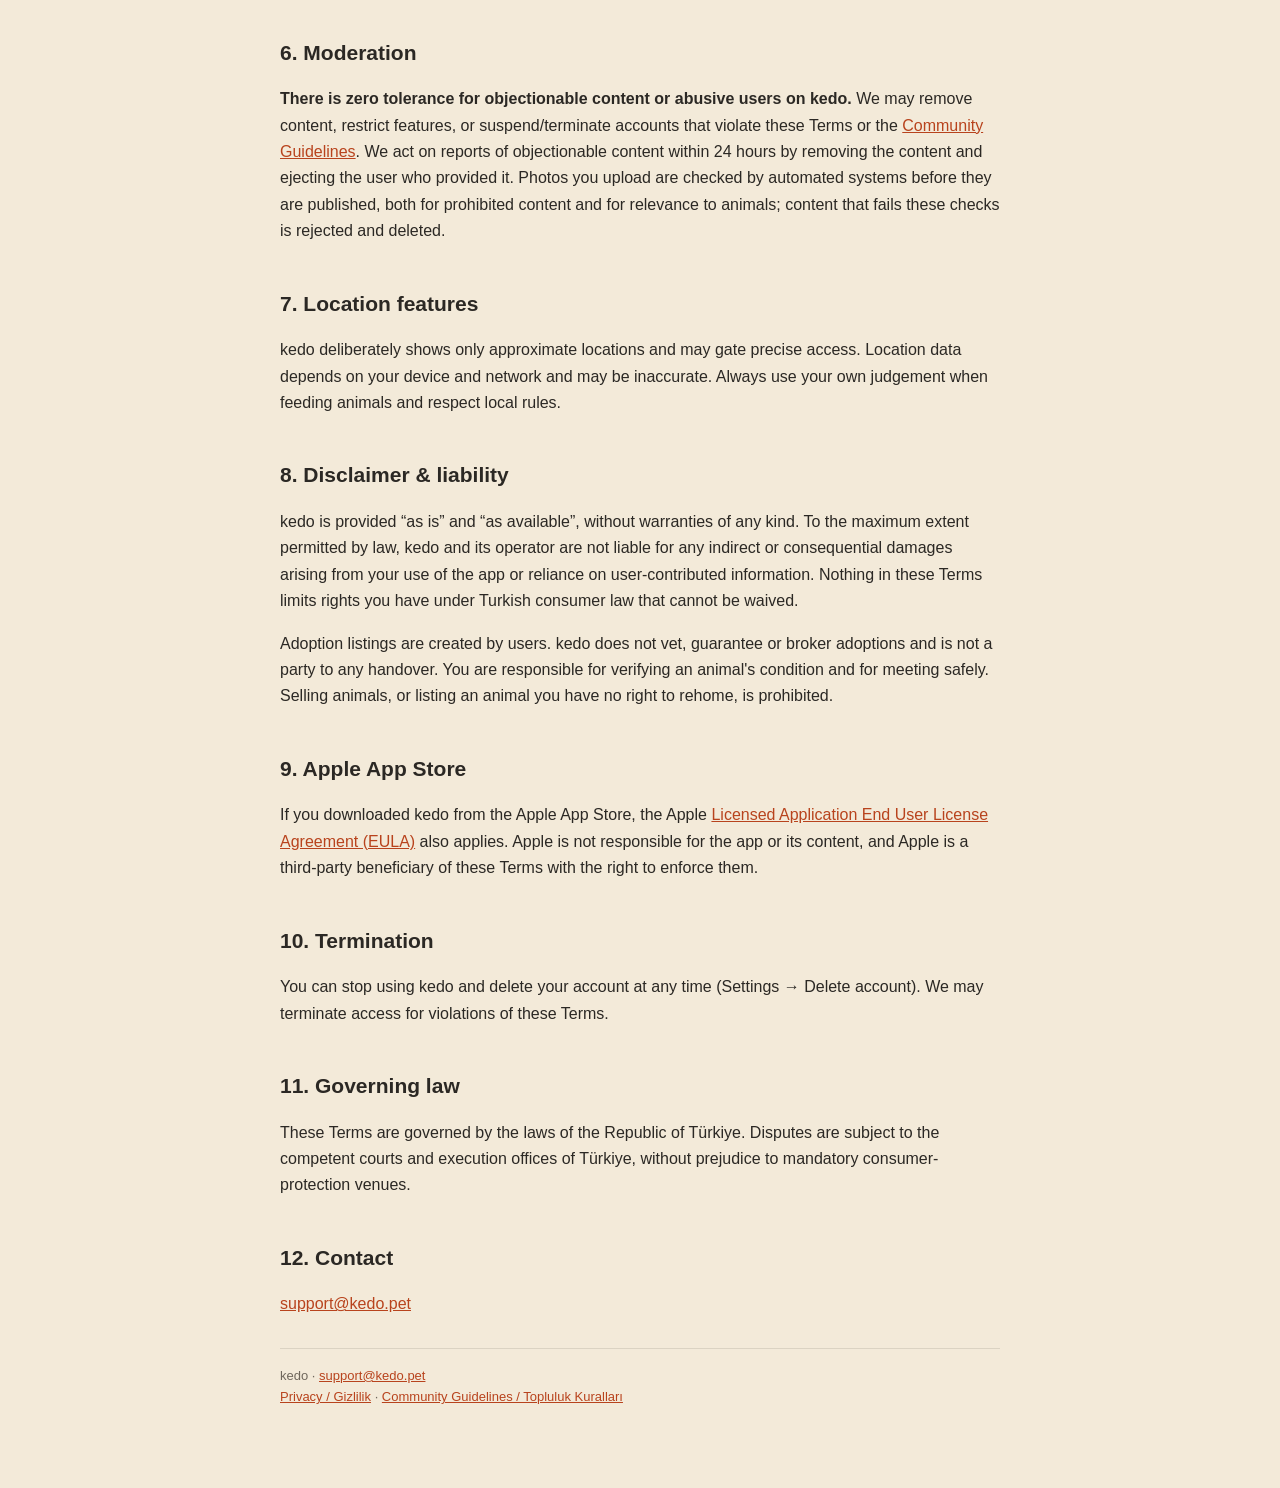
<file: terms.html>
<!DOCTYPE html>
<html lang="en">
<head>
<meta charset="utf-8" />
<meta name="viewport" content="width=device-width, initial-scale=1" />
<title>kedo · Terms of Service / Kullanım Koşulları</title>
<link rel="stylesheet" href="style.css" />
</head>
<body class="lang-en">
<div class="wrap">
  <header class="site"><span class="brand">kedo<small>terms</small></span></header>
  <nav class="top">
    <a href="index.html">← Home</a>
    <a href="privacy.html">Privacy</a>
    <a href="terms.html">Terms</a>
    <a href="guidelines.html">Guidelines</a>
  </nav>

  <div class="langtoggle" role="group" aria-label="Language">
    <button type="button" data-lang="en" onclick="kedoSetLang('en')">EN</button>
    <button type="button" data-lang="tr" onclick="kedoSetLang('tr')">TR</button>
  </div>

  <!-- ENGLISH -->
  <div class="L en">
  <h1 id="en">Terms of Service</h1>
  <p class="updated">Last updated: 10 July 2026 · <span class="pill">EN</span></p>

  <p>Welcome to kedo. By creating an account or using the app you agree to these Terms. If you do not
  agree, please don’t use kedo.</p>

  <h2>1. What kedo is</h2>
  <p>kedo is a community map of street-animal feeding stations. It is built around a few real mechanics:
  a spot can only be added by someone physically standing at it; it becomes a verified station after
  <strong>three different people confirm it on-site</strong>, each with a photo; every station carries a
  bowl status (<em>fed / hungry / urgent</em>) kept fresh by feeders on the ground; and a
  <strong>trust ladder</strong> decides how much of the map each account can see: from public hubs only,
  up to precise access for proven caretakers. Information in the app is contributed by users and is
  provided “as is”, without any guarantee of accuracy.</p>

  <h2>2. Who can use it</h2>
  <p>You must be at least 13 years old (or the minimum digital-consent age in your country) to use kedo.</p>

  <h2>3. The no-harm pledge</h2>
  <div class="callout"><strong>This is the heart of kedo.</strong> You promise to protect street animals
  and never use the app, or any information in it, to harm, capture, remove, poison or distress any
  animal, or to enable anyone else to do so. Breaking this pledge results in an immediate, permanent ban.</div>

  <h2>4. Your content</h2>
  <p>You keep ownership of the photos and text you post. By posting, you grant kedo a non-exclusive,
  worldwide, royalty-free licence to host and display that content within the app for the purpose of
  running the service. You are responsible for what you post and confirm you have the right to post it.</p>
  <p>If you add friends on kedo, your friends can see your profile, your animals, your public activity
  stats and your earned badges. You can unfriend or block anyone at any time; blocking removes the
  connection immediately.</p>

  <h2>5. Acceptable use</h2>
  <p>You agree not to:</p>
  <ul>
    <li>Harm animals or use kedo to locate animals in order to harm them.</li>
    <li>Reveal or attempt to de-blur the precise location of an animal or spot to endanger it.</li>
    <li>Submit fake stations, false confirmations, or spoofed locations.</li>
    <li>Upload illegal, hateful, graphic, harassing or infringing content.</li>
    <li>Harass, impersonate, or endanger other people.</li>
    <li>Scrape, attack, or attempt to bypass the app’s security or location protections.</li>
  </ul>

  <h2>6. Moderation</h2>
  <p><strong>There is zero tolerance for objectionable content or abusive users on kedo.</strong>
  We may remove content, restrict features, or suspend/terminate accounts that violate these Terms or
  the <a href="guidelines.html">Community Guidelines</a>. We act on reports of objectionable content
  within 24 hours by removing the content and ejecting the user who provided it.
  Photos you upload are checked by automated systems before they are published, both for prohibited
  content and for relevance to animals; content that fails these checks is rejected and deleted.</p>

  <h2>7. Location features</h2>
  <p>kedo deliberately shows only approximate locations and may gate precise access. Location data depends
  on your device and network and may be inaccurate. Always use your own judgement when feeding animals
  and respect local rules.</p>

  <h2>8. Disclaimer & liability</h2>
  <p>kedo is provided “as is” and “as available”, without warranties of any kind. To the maximum extent
  permitted by law, kedo and its operator are not liable for any indirect or consequential damages arising
  from your use of the app or reliance on user-contributed information. Nothing in these Terms limits
  rights you have under Turkish consumer law that cannot be waived.</p>
  <p>Adoption listings are created by users. kedo does not vet, guarantee or broker adoptions and is not
  a party to any handover. You are responsible for verifying an animal's condition and for meeting
  safely. Selling animals, or listing an animal you have no right to rehome, is prohibited.</p>

  <h2>9. Apple App Store</h2>
  <p>If you downloaded kedo from the Apple App Store, the Apple
  <a href="https://www.apple.com/legal/internet-services/itunes/dev/stdeula/">Licensed Application End User
  License Agreement (EULA)</a> also applies. Apple is not responsible for the app or its content, and Apple
  is a third-party beneficiary of these Terms with the right to enforce them.</p>

  <h2>10. Termination</h2>
  <p>You can stop using kedo and delete your account at any time (Settings → Delete account). We may
  terminate access for violations of these Terms.</p>

  <h2>11. Governing law</h2>
  <p>These Terms are governed by the laws of the Republic of Türkiye. Disputes are subject to the competent
  courts and execution offices of Türkiye, without prejudice to mandatory consumer-protection venues.</p>

  <h2>12. Contact</h2>
  <p><a href="mailto:support@kedo.pet">support@kedo.pet</a></p>

  </div>

  <div class="L tr">

  <!-- TÜRKÇE -->
  <h1 id="tr">Kullanım Koşulları</h1>
  <p class="updated">Son güncelleme: 10 Temmuz 2026 · <span class="pill">TR</span></p>

  <p>kedo’ya hoş geldiniz. Hesap oluşturarak veya uygulamayı kullanarak bu Koşulları kabul etmiş
  olursunuz. Kabul etmiyorsanız lütfen kedo’yu kullanmayın.</p>

  <h2>1. kedo nedir</h2>
  <p>kedo, sokak hayvanı besleme noktalarının topluluk haritasıdır. Birkaç gerçek mekanik üzerine
  kuruludur: bir nokta yalnızca fiziksel olarak orada duran biri tarafından eklenebilir; <strong>üç farklı
  kişi yerinde, fotoğrafla onayladığında</strong> doğrulanmış bir istasyona dönüşür; her istasyonun,
  sahadaki besleyicilerin güncel tuttuğu bir mama durumu vardır (<em>dolu / azaldı / boş</em>); ve
  <strong>güven merdiveni</strong>, her hesabın haritanın ne kadarını görebileceğine karar verir:
  yalnızca herkese açık yerlerden, kendini kanıtlamış bakıcıların kesin erişimine kadar. Uygulamadaki
  bilgiler kullanıcılar tarafından girilir ve doğruluğu garanti edilmeksizin “olduğu gibi” sunulur.</p>

  <h2>2. Kimler kullanabilir</h2>
  <p>kedo’yu kullanmak için en az 13 yaşında (veya ülkenizdeki asgari dijital rıza yaşında) olmalısınız.</p>

  <h2>3. Zarar vermeme taahhüdü</h2>
  <div class="callout"><strong>kedo’nun kalbi budur.</strong> Sokak hayvanlarını koruyacağınıza; uygulamayı
  veya içindeki hiçbir bilgiyi bir hayvana zarar vermek, onu yakalamak, yerinden etmek, zehirlemek veya
  tedirgin etmek için ya da başkasının bunu yapmasına olanak tanımak için kullanmayacağınıza söz verirsiniz.
  Bu taahhüdün ihlali, kalıcı ve anında hesap kapatma ile sonuçlanır.</div>

  <h2>4. İçerikleriniz</h2>
  <p>Paylaştığınız fotoğraf ve metinlerin sahibi sizsiniz. Paylaşarak, bu içeriği hizmeti yürütmek
  amacıyla uygulama içinde barındırmamız ve göstermemiz için kedo’ya münhasır olmayan, dünya çapında,
  bedelsiz bir lisans verirsiniz. Paylaştığınız içerikten siz sorumlusunuz ve paylaşma hakkına sahip
  olduğunuzu beyan edersiniz.</p>
  <p>kedo’da arkadaş eklerseniz arkadaşlarınız profilinizi, hayvanlarınızı, herkese açık etkinlik
  sayılarınızı ve kazandığınız rozetleri görebilir. Dilediğiniz an arkadaşlıktan çıkarabilir veya
  engelleyebilirsiniz; engelleme bağlantıyı anında kaldırır.</p>

  <h2>5. Kabul edilebilir kullanım</h2>
  <p>Şunları yapmamayı kabul edersiniz:</p>
  <ul>
    <li>Hayvanlara zarar vermek veya kedo’yu hayvanlara zarar vermek amacıyla onları bulmak için kullanmak.</li>
    <li>Bir hayvanın veya noktanın kesin konumunu tehlikeye atacak şekilde ifşa etmek ya da bulanıklığı çözmeye çalışmak.</li>
    <li>Sahte nokta, yanlış onay veya sahte konum göndermek.</li>
    <li>Yasa dışı, nefret içerikli, rahatsız edici, taciz edici veya hak ihlali oluşturan içerik yüklemek.</li>
    <li>Başka kişileri taciz etmek, taklit etmek veya tehlikeye atmak.</li>
    <li>Uygulamanın güvenliğini veya konum korumalarını aşmaya, saldırmaya ya da veri kazımaya çalışmak.</li>
  </ul>

  <h2>6. Denetim</h2>
  <p><strong>kedo’da sakıncalı içeriğe ve kötü niyetli kullanıcılara sıfır tolerans vardır.</strong>
  Bu Koşulları veya <a href="guidelines.html">Topluluk Kuralları</a>’nı ihlal eden içerikleri
  kaldırabilir, özellikleri kısıtlayabilir veya hesapları askıya alabilir/kapatabiliriz. Uygunsuz içerik
  bildirimlerinde 24 saat içinde içeriği kaldırır ve paylaşan hesabı uzaklaştırırız.
  Yüklediğiniz fotoğraflar yayınlanmadan önce otomatik sistemlerce hem yasaklı içerik hem de hayvanlarla
  ilgililik yönünden denetlenir; bu denetimden geçemeyen içerik reddedilir ve silinir.</p>

  <h2>7. Konum özellikleri</h2>
  <p>kedo bilinçli olarak yalnızca yaklaşık konum gösterir ve kesin erişimi kısıtlayabilir. Konum verisi
  cihazınıza ve ağınıza bağlıdır, hatalı olabilir. Hayvanları beslerken kendi muhakemenizi kullanın ve
  yerel kurallara uyun.</p>

  <h2>8. Sorumluluğun sınırlandırılması</h2>
  <p>kedo “olduğu gibi” ve “mevcut haliyle”, hiçbir garanti verilmeksizin sunulur. Yürürlükteki hukukun
  izin verdiği azami ölçüde kedo ve işletmecisi, uygulamanın kullanımından veya kullanıcı içeriğine
  güvenmenizden doğan dolaylı zararlardan sorumlu değildir. Bu Koşullar, vazgeçilemez tüketici haklarınızı
  sınırlamaz.</p>
  <p>Sahiplendirme ilanları kullanıcılar tarafından oluşturulur. kedo sahiplendirmeleri incelemez, garanti
  etmez ve aracılık etmez; hiçbir teslimin tarafı değildir. Hayvanın durumunu doğrulamak ve güvenli
  buluşmak sizin sorumluluğunuzdadır. Hayvan satmak veya sahiplendirme hakkınız olmayan bir hayvanı ilana
  koymak yasaktır.</p>

  <h2>9. Apple App Store</h2>
  <p>kedo’yu Apple App Store’dan indirdiyseniz, Apple’ın
  <a href="https://www.apple.com/legal/internet-services/itunes/dev/stdeula/">Standart Lisanslı Uygulama
  Son Kullanıcı Lisans Sözleşmesi (EULA)</a> de geçerlidir. Apple uygulamadan veya içeriğinden sorumlu
  değildir ve bu Koşulların üçüncü taraf lehdarıdır.</p>

  <h2>10. Fesih</h2>
  <p>kedo’yu kullanmayı dilediğiniz zaman bırakabilir ve hesabınızı silebilirsiniz (Ayarlar → Hesabı sil).
  Koşulların ihlali halinde erişimi sonlandırabiliriz.</p>

  <h2>11. Uygulanacak hukuk</h2>
  <p>Bu Koşullar Türkiye Cumhuriyeti hukukuna tabidir. Uyuşmazlıklarda Türkiye’nin yetkili mahkeme ve icra
  daireleri yetkilidir; zorunlu tüketici yetki kuralları saklıdır.</p>

  <h2>12. İletişim</h2>
  <p><a href="mailto:support@kedo.pet">support@kedo.pet</a></p>

  </div>

  <footer>
    kedo · <a href="mailto:support@kedo.pet">support@kedo.pet</a><br/>
    <a href="privacy.html">Privacy / Gizlilik</a> · <a href="guidelines.html">Community Guidelines / Topluluk Kuralları</a>
  </footer>
</div>
  <script src="lang.js"></script>
</body>
</html>
</file>
<file: style.css>
/* kedo legal pages — cream + coral, plain and readable */
:root{
  --bg:#F3EAD9; --card:#FCF8EF; --ink:#2B2824; --muted:#6f675c;
  --coral:#D4572A; --coral-dark:#B8431D; --green:#1F6B4F; --line:rgba(43,40,36,.12);
}
*{box-sizing:border-box}
html{scroll-behavior:smooth}
body{
  margin:0; color:var(--ink);
  font-family:-apple-system,BlinkMacSystemFont,"Segoe UI",Roboto,Helvetica,Arial,sans-serif;
  line-height:1.65; font-size:16px;
  /* warm kedo theme: soft coral glow + a faint repeating paw print on cream */
  background:
    radial-gradient(1100px 460px at 50% -240px, rgba(212,87,42,.12), transparent 70%),
    url("data:image/svg+xml,%3Csvg xmlns='http://www.w3.org/2000/svg' width='84' height='84' viewBox='0 0 84 84'%3E%3Cg fill='%23D4572A' opacity='0.05'%3E%3Cellipse cx='42' cy='50' rx='12' ry='9.5'/%3E%3Ccircle cx='27' cy='35' r='4.6'/%3E%3Ccircle cx='42' cy='30' r='4.6'/%3E%3Ccircle cx='57' cy='35' r='4.6'/%3E%3C/g%3E%3C/svg%3E"),
    var(--bg);
  background-attachment: fixed;
}
/* cat-ears over the wordmark, like the app */
.brand{position:relative; display:inline-block}
.brand::before, .brand::after{
  content:""; position:absolute; top:-9px; width:0; height:0;
  border-left:7px solid transparent; border-right:7px solid transparent; border-bottom:13px solid var(--coral);
}
.brand::before{left:6px} .brand::after{left:26px}
.wrap{max-width:760px; margin:0 auto; padding:28px 20px 80px}
header.site{display:flex; align-items:center; gap:12px; padding:18px 0 8px}
header.site .ears{font-size:0; line-height:0}
.brand{font-weight:800; font-size:26px; letter-spacing:-.5px; color:var(--coral)}
.brand small{display:block; font-size:12px; font-weight:700; color:var(--muted); letter-spacing:0}
nav.top{display:flex; flex-wrap:wrap; gap:8px; margin:14px 0 22px}
nav.top a{
  text-decoration:none; color:var(--ink); background:var(--card); border:1px solid var(--line);
  padding:7px 13px; border-radius:14px; font-weight:700; font-size:13px;
}
nav.top a:hover{border-color:var(--coral); color:var(--coral)}
.lang{float:right; font-size:13px}
.lang a{color:var(--coral); font-weight:700; text-decoration:none}
h1{font-size:30px; letter-spacing:-.5px; margin:18px 0 4px}
h2{font-size:21px; margin:34px 0 6px; padding-top:8px}
h3{font-size:16px; margin:20px 0 4px; color:var(--coral-dark)}
.updated{color:var(--muted); font-size:13px; margin:0 0 6px}
.card{background:var(--card); border:1px solid var(--line); border-radius:18px; padding:16px 18px; margin:18px 0}
.callout{background:#E3F0E6; border:1px solid rgba(31,107,79,.25); border-radius:16px; padding:14px 16px; margin:18px 0}
.callout strong{color:var(--green)}
table{width:100%; border-collapse:collapse; margin:12px 0; font-size:14.5px}
th,td{text-align:left; vertical-align:top; padding:9px 10px; border-bottom:1px solid var(--line)}
th{color:var(--coral-dark)}
a{color:var(--coral-dark)}
ul{padding-left:20px} li{margin:4px 0}
hr.div{border:none; border-top:2px dashed var(--line); margin:48px 0}
footer{color:var(--muted); font-size:13px; margin-top:30px; border-top:1px solid var(--line); padding-top:16px}
.pill{display:inline-block; background:#FBE3DA; color:var(--coral-dark); font-weight:800; font-size:11px; padding:3px 9px; border-radius:10px; letter-spacing:.3px}


/* Language toggle — modern EN|TR segmented switch with a sliding thumb.
   The thumb position is driven by the body lang class, so no extra JS. */
.langtoggle { position:relative; display:inline-flex; background:#EFE6D4; border:1px solid #E4D9C2; border-radius:999px; padding:3px; margin:0 0 22px; }
.langtoggle::before { content:""; position:absolute; top:3px; left:3px; width:52px; height:calc(100% - 6px); background:#D4572A; border-radius:999px; box-shadow:0 1px 5px rgba(212,87,42,.35); transition:transform .25s cubic-bezier(.4,0,.2,1); }
body.lang-tr .langtoggle::before { transform:translateX(52px); }
.langtoggle button { position:relative; z-index:1; width:52px; font:inherit; font-weight:800; font-size:12.5px; letter-spacing:.08em; line-height:1; cursor:pointer; border:0; background:transparent; color:#9B8E76; padding:8px 0; border-radius:999px; text-align:center; transition:color .2s; }
.langtoggle button:hover { color:#6F6553; }
.langtoggle button.active { color:#fff; }
body.lang-en .L.tr { display:none; }
body.lang-tr .L.en { display:none; }
</file>
